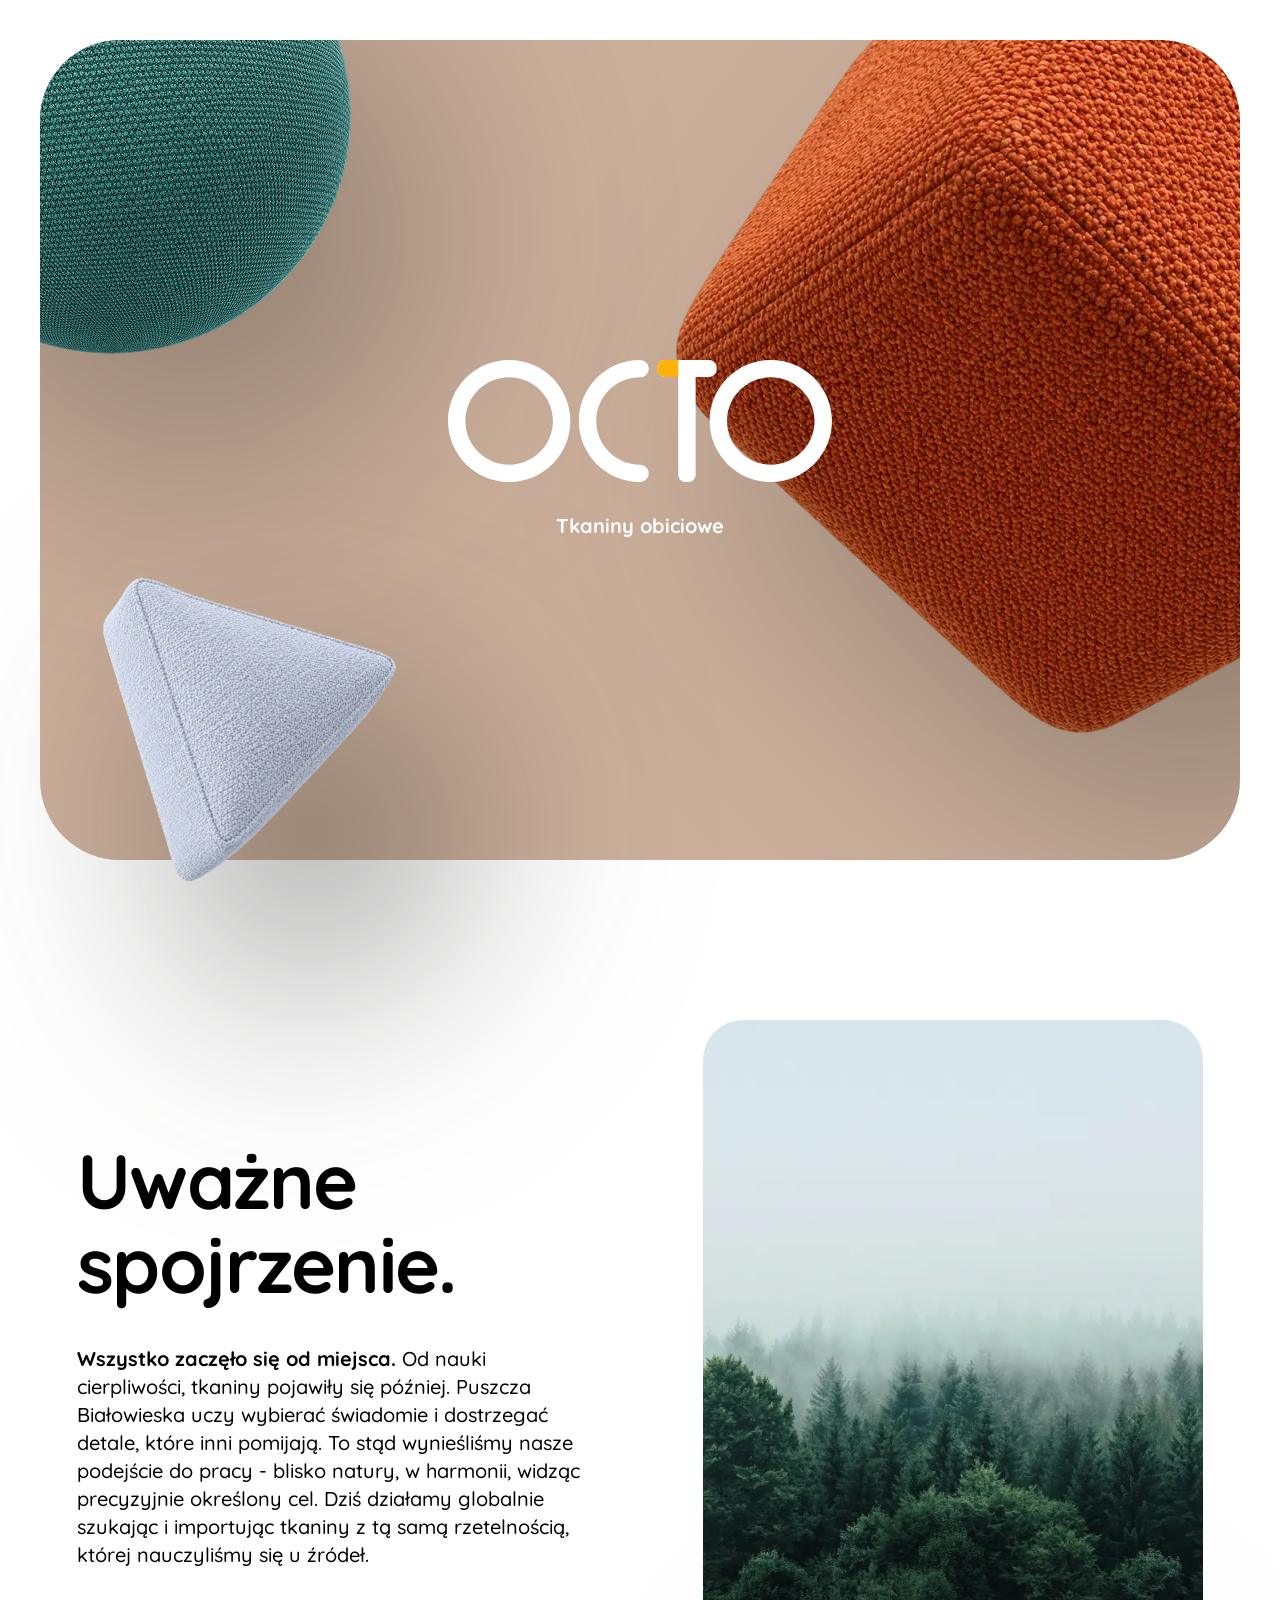
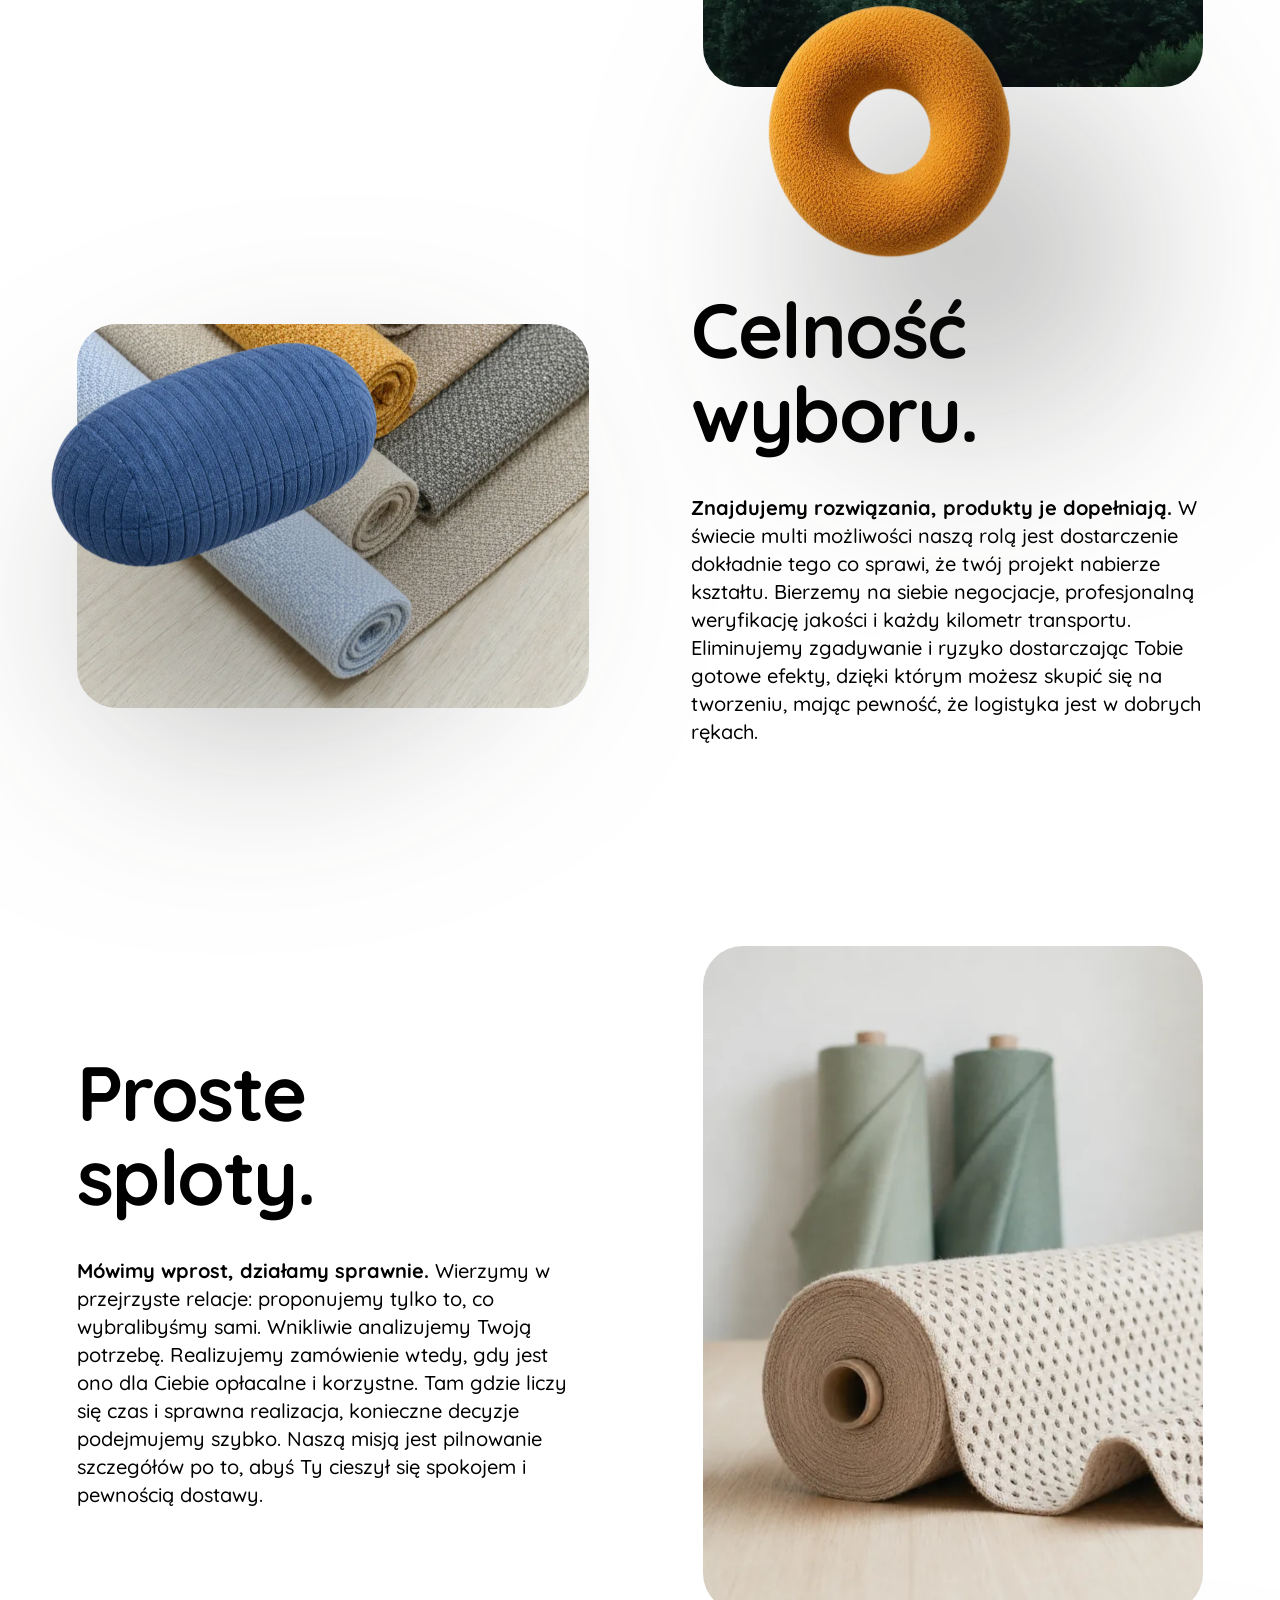
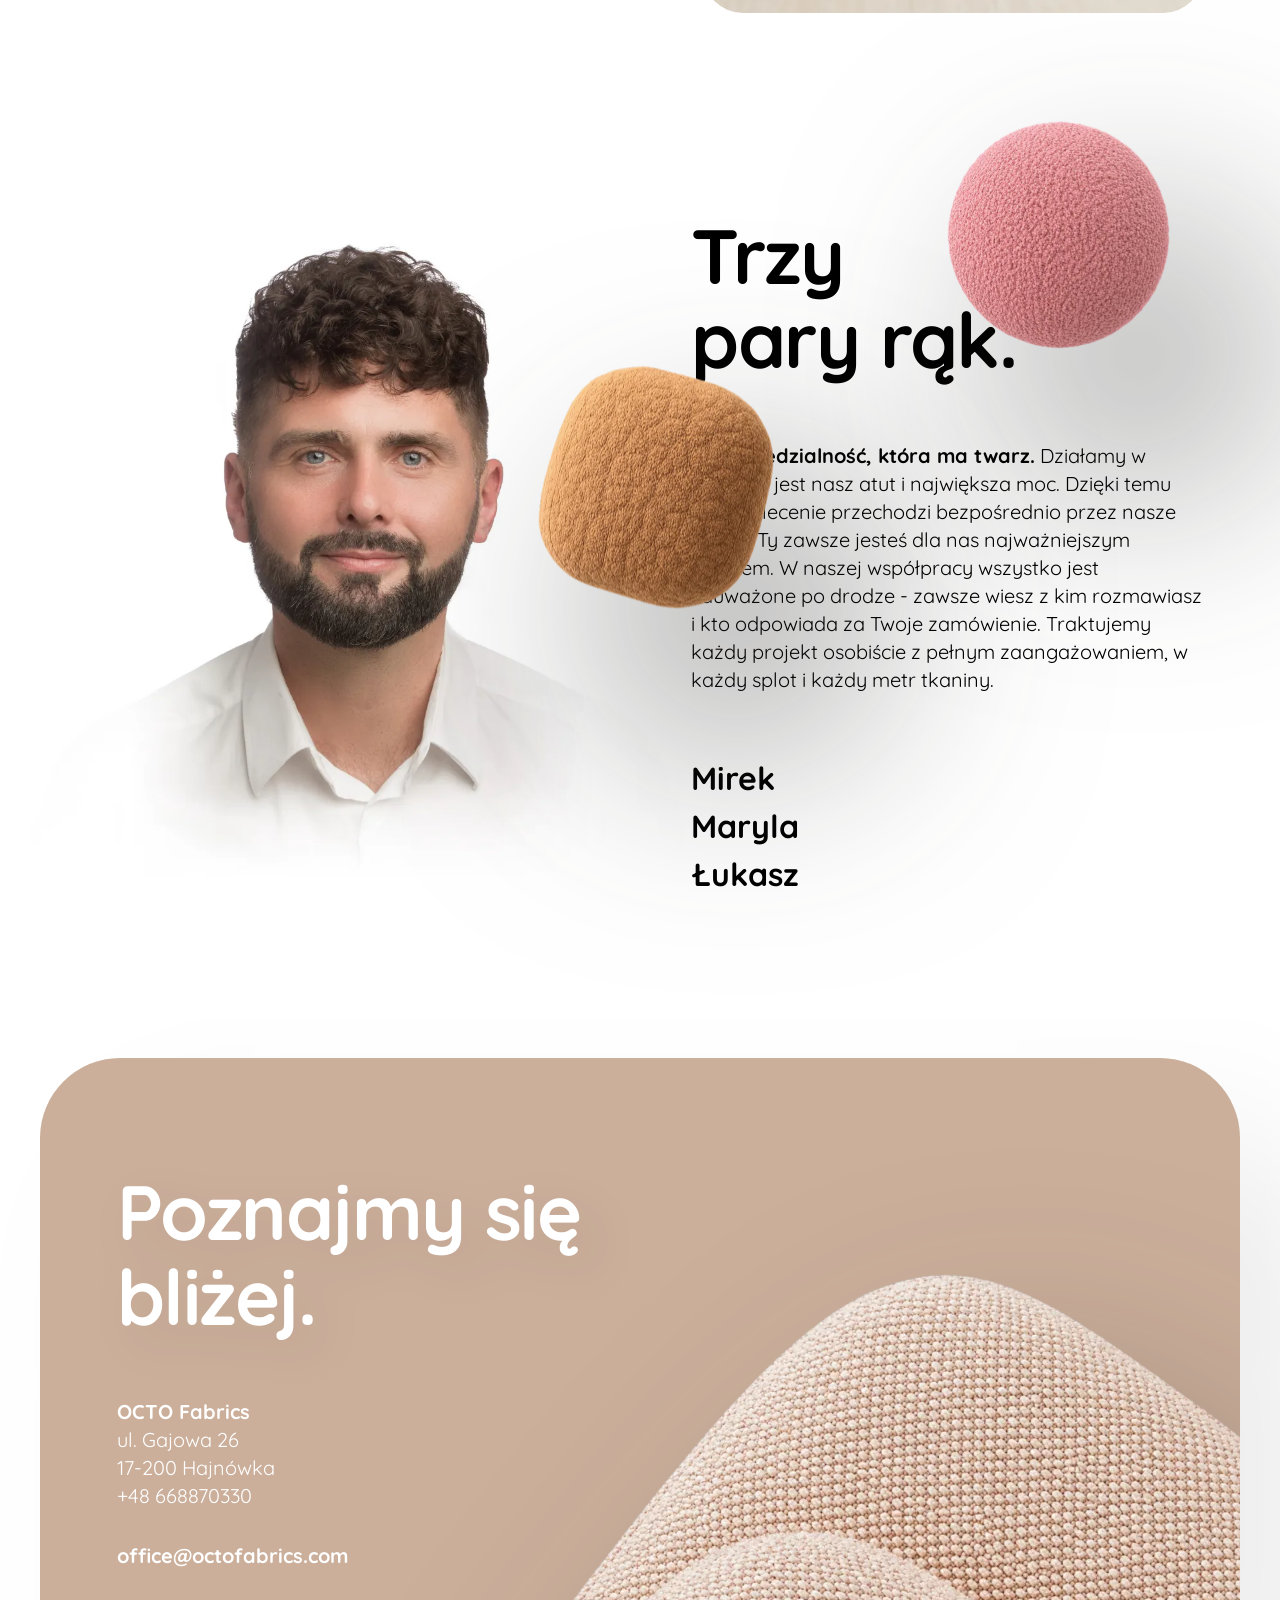
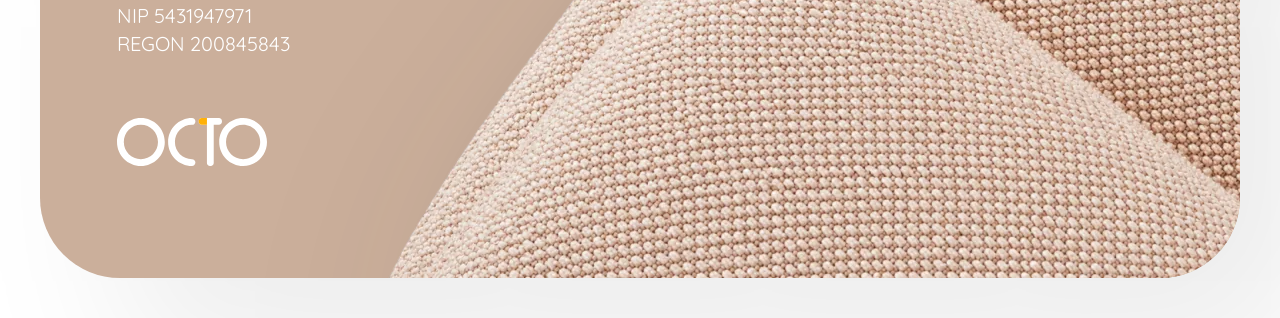
<file: index.html>
<!DOCTYPE html>
<html lang="pl" class="no-js">

<head>
  <meta charset="UTF-8">
  <meta name="viewport" content="width=device-width, initial-scale=1.0">
  <!-- no-js -> js (fallback: bez JS treść widoczna) -->
  <script>document.documentElement.className = document.documentElement.className.replace('no-js', 'js');</script>
  <meta name="theme-color" content="#CBAF9B">
  <title>OCTO Fabrics — Tkaniny obiciowe</title>
  <meta name="description"
    content="OCTO Fabrics to rzetelny dostawca tkanin obiciowych. Znajdujemy rozwiązania, nie tylko produkty. Dowiedz się więcej o naszej ofercie.">
  <link rel="canonical" href="https://octofabrics.com/">

  <!-- Favicon -->
  <link rel="icon" href="assets/logo.svg" type="image/svg+xml">

  <!-- Open Graph (podgląd przy udostępnianiu linku) -->
  <meta property="og:type" content="website">
  <meta property="og:title" content="OCTO Fabrics — Tkaniny obiciowe">
  <meta property="og:description"
    content="Rzetelny dostawca tkanin obiciowych. Znajdujemy rozwiązania, nie tylko produkty.">
  <meta property="og:url" content="https://octofabrics.com/">
  <meta property="og:image" content="https://octofabrics.com/assets/img-1.jpg">
  <meta property="og:image:width" content="600">
  <meta property="og:image:height" content="800">
  <meta property="og:image:alt" content="Tkanina obiciowa OCTO Fabrics">
  <meta property="og:locale" content="pl_PL">
  <meta property="og:site_name" content="OCTO Fabrics">
  <meta name="twitter:card" content="summary_large_image">

  <link rel="preconnect" href="https://fonts.googleapis.com">
  <link rel="preconnect" href="https://fonts.gstatic.com" crossorigin>
  <link href="https://fonts.googleapis.com/css2?family=Quicksand:wght@500;700&display=swap" rel="stylesheet">
  <link rel="stylesheet" href="styles.css">

  <!-- Dane strukturalne dla Google (firma lokalna) -->
  <script type="application/ld+json">
  {
    "@context": "https://schema.org",
    "@type": "LocalBusiness",
    "name": "OCTO Fabrics",
    "description": "Rzetelny dostawca tkanin obiciowych. Znajdujemy rozwiązania, nie tylko produkty.",
    "url": "https://octofabrics.com/",
    "logo": "https://octofabrics.com/assets/logo.svg",
    "image": "https://octofabrics.com/assets/img-1.jpg",
    "telephone": "+48668870330",
    "email": "office@octofabrics.com",
    "address": {
      "@type": "PostalAddress",
      "streetAddress": "ul. Gajowa 26",
      "postalCode": "17-200",
      "addressLocality": "Hajnówka",
      "addressCountry": "PL"
    },
    "taxID": "5431947971",
    "vatID": "PL5431947971"
  }
  </script>
</head>

<body>

  <!-- Floaties (parallax): data-anchor = sekcja; pozycje/skala/tempo -> góra styles.css -->
  <div class="floaties" aria-hidden="true">
    <img src="assets/deco-1-triangle.webp" alt="" width="442" height="458" class="floaty f-triangle" data-anchor="hero">
    <img src="assets/deco-2-donut.webp"    alt="" width="364" height="378" loading="lazy" class="floaty f-donut"  data-anchor="about">
    <img src="assets/deco-3-pillow.webp"   alt="" width="490" height="338" loading="lazy" class="floaty f-pillow" data-anchor="services">
    <img src="assets/deco-4-sphere.webp"   alt="" width="334" height="342" loading="lazy" class="floaty f-sphere" data-anchor="values">
    <img src="assets/deco-5-cube.webp"     alt="" width="354" height="364" loading="lazy" class="floaty f-cube"   data-anchor="contact">
  </div>

  <!-- Section 0: Hero -->
  <section class="section section-hero" id="hero">
    <div class="hero-card">
      <img src="assets/hero-deco-1.webp" alt="" width="486" height="486" class="hero-deco-1">
      <img src="assets/hero-deco-2.webp" alt="" width="950" height="950" class="hero-deco-2">
      <div class="hero-content">
        <h1 class="visually-hidden">OCTO Fabrics — tkaniny obiciowe</h1>
        <div class="hero-logo">
          <img src="assets/logo.svg" alt="OCTO" class="logo-main">
        </div>
        <p class="hero-subtitle">Tkaniny obiciowe</p>
      </div>
    </div>
  </section>

  <!-- Section 1: Uważne spojrzenie -->
  <section class="section" id="about">
    <div class="content-wrapper">
      <div class="text-block animate-on-scroll">
        <h2>Uważne<br>spojrzenie.</h2>
        <p><strong>Wszystko zaczęło się od miejsca.</strong> Od nauki cierpliwości, tkaniny pojawiły się później.
          Puszcza Białowieska uczy wybierać świadomie i dostrzegać detale, które inni pomijają. To stąd wynieśliśmy
          nasze podejście do pracy - blisko natury, w harmonii, widząc precyzyjnie określony cel. Dziś działamy
          globalnie szukając i importując tkaniny z tą samą rzetelnością, której nauczyliśmy się u źródeł.</p>
      </div>
      <img src="assets/img-1.webp" alt="Tkanina Octo" width="600" height="800" loading="lazy" class="image-placeholder image-portrait animate-on-scroll">
    </div>
  </section>

  <!-- Section 2: Celność wyboru -->
  <section class="section" id="services">
    <div class="content-wrapper content-reverse">
      <div class="text-block animate-on-scroll">
        <h2>Celność<br>wyboru.</h2>
        <p><strong>Znajdujemy rozwiązania, produkty je dopełniają.</strong> W świecie multi możliwości naszą rolą jest
          dostarczenie dokładnie tego co sprawi, że twój projekt nabierze kształtu. Bierzemy na siebie negocjacje,
          profesjonalną weryfikację jakości i każdy kilometr transportu. Eliminujemy zgadywanie i ryzyko dostarczając
          Tobie gotowe efekty, dzięki którym możesz skupić się na tworzeniu, mając pewność, że logistyka jest w dobrych
          rękach.</p>
      </div>
      <img src="assets/img-2.webp" alt="Proces wyboru" width="800" height="600" loading="lazy" class="image-placeholder image-landscape animate-on-scroll">
    </div>
  </section>

  <!-- Section 3: Proste sploty -->
  <section class="section" id="values">
    <div class="content-wrapper">
      <div class="text-block animate-on-scroll">
        <h2>Proste<br>sploty.</h2>
        <p><strong>Mówimy wprost, działamy sprawnie.</strong> Wierzymy w przejrzyste relacje: proponujemy tylko to, co
          wybralibyśmy sami. Wnikliwie analizujemy Twoją potrzebę. Realizujemy zamówienie wtedy, gdy jest ono dla Ciebie
          opłacalne i korzystne. Tam gdzie liczy się czas i sprawna realizacja, konieczne decyzje podejmujemy szybko.
          Naszą misją jest pilnowanie szczegółów po to, abyś Ty cieszył się spokojem i pewnością dostawy.</p>
      </div>
      <img src="assets/img-3.webp" alt="Detale splotu" width="600" height="800" loading="lazy" class="image-placeholder image-portrait animate-on-scroll">
    </div>
  </section>

  <!-- Section 4: Trzy pary rąk -->
  <section class="section section-team animate-on-scroll" id="team">
    <div class="team-bg-image">
      <img src="assets/mirek.webp" alt="Mirek" width="1120" height="1080" loading="lazy">
    </div>
    <div class="team-container animate-on-scroll">
      <div class="team-text-block">
        <h2 class="team-title">Trzy<br>pary rąk.</h2>
        <p><strong>Odpowiedzialność, która ma twarz.</strong> Działamy w trójkę to jest nasz atut i największa moc. Dzięki temu każde zlecenie przechodzi bezpośrednio przez nasze ręce, a Ty zawsze jesteś dla nas najważniejszym klientem. W naszej współpracy wszystko jest zauważone po drodze - zawsze wiesz z kim rozmawiasz i kto odpowiada za Twoje zamówienie. Traktujemy każdy projekt osobiście z pełnym zaangażowaniem, w każdy splot i każdy metr tkaniny.</p>
        <div class="team-list">
          <p><a href="mailto:m.jakoniuk@octofabrics.com">Mirek</a></p>
          <p><a href="mailto:m.trusiewicz@octofabrics.com">Maryla</a></p>
          <p><a href="mailto:l.bieruta@octofabrics.com">Łukasz</a></p>
        </div>
      </div>
    </div>
  </section>

  <!-- Section 5: Kontakt -->
  <section class="section section-footer" id="contact">
    <div class="hero-card">
      <img src="assets/contact-deco.webp" alt="" width="860" height="620" loading="lazy" class="contact-deco">
      <div class="footer-container animate-on-scroll">
        <div class="footer-container-inner">
          <h2 class="footer-title">Poznajmy się<br>bliżej.</h2>
          <div class="footer-content-grid">
            <div class="footer-info-group">
              <p><strong>OCTO Fabrics</strong></p>
              <p>ul. Gajowa 26</p>
              <p>17-200 Hajnówka</p>
              <p>+48 668870330</p>
            </div>
            <div class="footer-info-group">
              <p><strong><a href="mailto:office@octofabrics.com">office@octofabrics.com</a></strong></p>
            </div>
            <div class="footer-info-group">
              <p>NIP 5431947971</p>
              <p>REGON 200845843</p>
            </div>
          </div>
          <div class="footer-logo">
            <img src="assets/logo.svg" alt="OCTO" class="logo-footer">
          </div>
        </div>
      </div>
    </div>
  </section>

  <script src="script.js"></script>
</body>

</html>
</file>
<file: styles.css>
:root {
  --page-padding: clamp(40px, 6vw, 100px);
  --card-margin: 40px;
}

/* ============================================================================
   FLOATIES + DECO — KONFIGURACJA (edytuj tu; 3 breakpointy: desktop >1180,
   tablet ≤1180, telefon ≤800 — każdy ustawiany niezależnie).

   Floaties (parallax): *-x = lewa krawędź w % szer. okna (minus = za ekranem);
   *-y = pion w sekcji 0..1 (sekcja: data-anchor w HTML); *-speed = tempo
   (minus = „pod prąd"); --fl-scale = mnożnik rozmiaru + cienia.

   Deco: hd1 = góra-lewo, hd2 = góra-prawo, cd = dół-prawo; offsety w px
   (minus = wystaje za kartę); *-scale: 1 = wymiar z Figmy (486/950/860 px).
   ============================================================================ */

/* DESKTOP (>1180px) */
:root {
  /* floaties */
  --fl-scale: 1;
  --fl-triangle-x: 8%;   --fl-triangle-y: 0.70;  --fl-triangle-speed: 0.16;
  --fl-donut-x:    60%;  --fl-donut-y:    0.64;  --fl-donut-speed:   -0.12;
  --fl-pillow-x:   4%;   --fl-pillow-y:   0.70;  --fl-pillow-speed:   0.16;
  --fl-sphere-x:   74%;  --fl-sphere-y:   0.64;  --fl-sphere-speed:  -0.12;
  --fl-cube-x:     42%;  --fl-cube-y:    -0.04;  --fl-cube-speed:     0.16;
  /* deco */
  --hd1-scale: 1;   --hd1-top: -172px;  --hd1-left:  -172px;
  --hd2-scale: 1;   --hd2-top: -252px;  --hd2-right: -360px;
  --cd-scale:  1;   --cd-bottom: 0px;   --cd-right:  0px;
}

/* TABLET (≤1180px) */
@media (max-width: 1180px) {
  :root {
    /* floaties */
    --fl-scale: 1;
    --fl-triangle-x: 8%;   --fl-triangle-y: 0.80;  --fl-triangle-speed: 0.16;
    --fl-donut-x:    60%;  --fl-donut-y:    0.74;  --fl-donut-speed:   -0.12;
    --fl-pillow-x:   4%;   --fl-pillow-y:   0.82;  --fl-pillow-speed:   0.16;
    --fl-sphere-x:   74%;  --fl-sphere-y:   0.76;  --fl-sphere-speed:  -0.12;
    --fl-cube-x:     54%;  --fl-cube-y:    -0.04;  --fl-cube-speed:     0.16;
    /* deco */
    --hd1-scale: 0.67;  --hd1-top: -100px;  --hd1-left:  -100px;
    --hd2-scale: 0.67;  --hd2-top: -240px;  --hd2-right: -210px;
    --cd-scale:  0.67;  --cd-bottom: -15px; --cd-right:  -15px;
  }
}

/* TELEFON (≤800px) */
@media (max-width: 800px) {
  :root {
    /* floaties */
    --fl-scale: 1.5;
    --fl-triangle-x: 12%;   --fl-triangle-y: 0.80;  --fl-triangle-speed: 0.16;
    --fl-donut-x:    54%;   --fl-donut-y:    0.86;  --fl-donut-speed:   -0.12;
    --fl-pillow-x:   -12%;  --fl-pillow-y:   0.92;  --fl-pillow-speed:   0.16;
    --fl-sphere-x:   58%;   --fl-sphere-y:   0.92;  --fl-sphere-speed:  -0.12;
    --fl-cube-x:     -12%;  --fl-cube-y:     0.00;  --fl-cube-speed:     0.08;
    /* deco */
    --hd1-scale: 0.30;  --hd1-top: -50px;   --hd1-left:  -50px;
    --hd2-scale: 0.40;  --hd2-top: -120px;  --hd2-right: -220px;
    --cd-scale:  0.30;  --cd-bottom: -30px; --cd-right:  -30px;
  }
}

/* ===== RESET & BASE ===== */
*,
*::before,
*::after {
  margin: 0;
  padding: 0;
  box-sizing: border-box;
}

html {
  scroll-behavior: smooth;
  -webkit-font-smoothing: antialiased;
}

body {
  font-family: 'Quicksand', sans-serif;
  background-color: #ffffff;
  color: #000000;
  overflow-x: hidden;
  line-height: 1.5;
  position: relative; /* kotwica dla .floaties */
}

/* ===== TYPOGRAPHY ===== */
h2 {
  font-weight: 700;
  font-size: clamp(42px, 6vw, 96px);
  line-height: 1.1;
  letter-spacing: -0.02em;
  margin-bottom: 0.5em;
}

.text-block p {
  font-weight: 500;
  font-size: 20px;
  line-height: 28px;
}

.text-block p strong {
  font-weight: 700;
}

/* ===== SECTIONS ===== */
.section {
  width: 100vw;
  display: flex;
  align-items: center;
  justify-content: center;
  position: relative;
  overflow: hidden;
  padding: 100px 0;
}

.section-hero,
.section-footer {
  height: 100vh;
  height: 100dvh;
  padding: 0;
}

/* ===== HERO / FOOTER CARDS ===== */
.hero-card {
  width: calc(100% - (var(--card-margin) * 2));
  height: calc(100% - (var(--card-margin) * 2));
  margin: var(--card-margin);
  border-radius: 80px;
  background: #CBAF9B;
  display: flex;
  align-items: center;
  justify-content: center;
  position: relative;
  overflow: hidden;
}

.hero-content {
  display: flex;
  flex-direction: column;
  align-items: center;
  gap: 24px;
  text-align: center;
  z-index: 2;
}

.hero-logo {
  width: clamp(200px, 30vw, 400px);
  opacity: 0;
  animation: fadeIn 1.2s ease-out 0.3s forwards;
}

@keyframes fadeIn {
  from { opacity: 0; }
  to { opacity: 1; }
}

/* Dekoracje hero/stopki — pozycja i rozmiar z konfiguracji na górze pliku. */
.hero-deco-1 {
  position: absolute;
  top: var(--hd1-top);
  left: var(--hd1-left);
  width: calc(486px * var(--hd1-scale));
  height: auto;
  filter: drop-shadow(80px 120px 120px rgba(33, 32, 28, 0.32));
  z-index: 1;
  opacity: 0;
  transform: translate(-150px, -150px) scale(0.75);
  animation: flyIn 1.8s cubic-bezier(0.34, 1.56, 0.64, 1) 0.1s forwards;
}

.hero-deco-2 {
  position: absolute;
  top: var(--hd2-top);
  right: var(--hd2-right);
  width: calc(950px * var(--hd2-scale));
  height: auto;
  filter: drop-shadow(80px 120px 120px rgba(33, 32, 28, 0.32));
  z-index: 1;
  opacity: 0;
  transform: translate(150px, 150px) scale(0.75);
  animation: flyIn 2s cubic-bezier(0.34, 1.56, 0.64, 1) 0.2s forwards;
}

/* Wspólny cel animacji wejścia deco (start = transform elementu) */
@keyframes flyIn {
  to {
    opacity: 1;
    transform: translate(0, 0) scale(1);
  }
}

.contact-deco {
  position: absolute;
  bottom: var(--cd-bottom);
  right: var(--cd-right);
  width: calc(860px * var(--cd-scale));
  height: auto;
  filter: drop-shadow(80px 120px 120px rgba(33, 32, 28, 0.32));
  z-index: 1;
  opacity: 0;
  transform: translate(60px, 60px) scale(0.9);
  transition: all 1.8s cubic-bezier(0.34, 1.56, 0.64, 1) 0.4s;
}

.section-footer .hero-card.visible .contact-deco {
  opacity: 1;
  transform: translate(0, 0) scale(1);
}

.logo-main {
  width: 100%;
  height: auto;
}

.hero-subtitle {
  font-weight: 700;
  font-size: 20px;
  line-height: 28px;
  color: #ffffff;
  opacity: 0;
  animation: fadeIn 1.2s ease-out 0.6s forwards;
}


/* ===== CONTENT WRAPPER ===== */
/* Wspólny grid 2-kolumnowy wszystkich sekcji treści (content/team/footer) */
.content-wrapper,
.team-container,
.footer-container {
  display: grid;
  grid-template-columns: minmax(0, 550px) minmax(0, 550px);
  gap: clamp(40px, 8vw, 160px);
  justify-content: center;
  align-items: center;
  width: 100%;
  padding: 0 var(--page-padding);
}

/* Zdjęcia do zewnętrznych krawędzi — symetryczne marginesy wizualne */
.content-wrapper > .image-placeholder {
  justify-self: end;
}

.content-reverse > .image-placeholder {
  justify-self: start;
}

.content-reverse .text-block {
  grid-column: 2;
}

.content-reverse .image-placeholder {
  grid-column: 1;
  grid-row: 1;
}

.text-block {
  width: 100%;
}

/* ===== IMAGES ===== */
.image-placeholder {
  width: 100%;
  height: auto;
  border-radius: 40px;
  object-fit: cover;
  transition: transform 0.6s cubic-bezier(0.16, 1, 0.3, 1);
}

.image-placeholder:hover {
  transform: scale(1.02);
}

.image-portrait {
  max-width: 500px;
  aspect-ratio: 3 / 4;
}

#about {
  padding-top: 120px;
}

/* ===== TEAM SECTION ===== */
.section-team {
  background-color: #ffffff;
  justify-content: flex-end;
  position: relative;
  padding-bottom: 120px;
  min-height: 800px; /* miejsce na portret */
}

.team-bg-image {
  position: absolute;
  top: 0;
  left: 0;
  height: 100%;
  width: calc(50vw + 80px); /* od krawędzi do początku gapu grida */
  z-index: 1;
}

.team-bg-image img {
  width: 100%;
  height: 100%;
  object-fit: contain;
  object-position: right center;
  opacity: 0;
  transform: scale(1.1);
  transition: opacity 1.5s ease-out, transform 2s cubic-bezier(0.16, 1, 0.3, 1);
}

.section-team.visible .team-bg-image img {
  opacity: 1;
  transform: scale(1);
}

.team-container {
  position: relative;
  z-index: 2;
}

.team-text-block {
  grid-column: 2;
  width: 100%;
  text-align: left;
}

.team-title {
  font-size: clamp(48px, 6vw, 96px);
  line-height: 1.1;
  margin-bottom: 60px;
  color: #000000;
}

.team-text-block p {
  font-size: 20px;
  line-height: 28px;
  margin-bottom: 60px;
}

.team-list {
  display: flex;
  flex-direction: column;
}

.team-list p {
  font-weight: 700;
  font-size: 32px;
  line-height: 48px;
  margin-bottom: 0;
}

.team-list a {
  color: inherit;
  text-decoration: none;
  transition: opacity 0.3s ease;
}

.team-list a:hover {
  opacity: 0.7;
}



/* ===== FOOTER SPECIFIC ===== */
.section-footer .hero-card {
  display: flex;
  justify-content: center;
  align-items: center;
  box-shadow: 80px 80px 160px 0px rgba(0, 0, 0, 0.08);
}

.footer-container {
  text-align: left;
  position: relative;
  z-index: 2; /* treść nad contact-deco (z-index:1) */
}

.footer-container-inner {
  grid-column: 1;
}


.footer-title {
  font-size: clamp(48px, 6vw, 96px);
  line-height: 1.1;
  color: #ffffff;
  margin-bottom: 60px;
  filter: drop-shadow(16px 16px 24px rgba(0, 0, 0, 0.08));
}

.footer-content-grid {
  display: flex;
  flex-direction: column;
  gap: 32px;
  margin-bottom: 60px;
}

.footer-info-group p {
  font-size: 20px;
  line-height: 28px;
  color: #ffffff;
}

.footer-info-group a {
  color: inherit;
  text-decoration: none;
  transition: opacity 0.3s ease;
}

.footer-info-group a:hover {
  opacity: 0.7;
}

.footer-logo {
  width: 150px;
}

.logo-footer {
  width: 100%;
  height: auto;
  display: block;
}


/* ===== ANIMATIONS ===== */
.animate-on-scroll {
  opacity: 0;
  transform: translateY(20px);
  transition: all 0.7s ease-out;
}

.animate-on-scroll.visible {
  opacity: 1;
  transform: translateY(0);
}

.image-placeholder.animate-on-scroll {
  transform: translateY(30px) scale(0.95);
  transition: all 1s cubic-bezier(0.34, 1.56, 0.64, 1);
}

.image-placeholder.animate-on-scroll.visible {
  opacity: 1;
  transform: translateY(0) scale(1);
}

/* ===== FLOATIES — SILNIK (konfiguracja na górze pliku) =====
   Nakładka nad stroną (nie w .section — tamten overflow:hidden by ucinał).
   top liczy script.js (data-anchor + --y); parallax = translateY w pętli rAF (--speed). */
.floaties {
  position: absolute;
  top: 0;
  left: 0;
  width: 100%;
  height: 0; /* sama kotwica; dzieci wystają */
  pointer-events: none; /* nie blokuj kliknięć w treść */
  z-index: 20;
}

.floaty {
  position: absolute;
  height: auto;
  /* Cień z Figmy (120/180/180 @ klatka 1920) skalowany vw jak rozmiar */
  filter: drop-shadow(calc(6.25vw * var(--fl-scale)) calc(9.375vw * var(--fl-scale)) calc(9.375vw * var(--fl-scale)) rgba(33, 32, 28, 0.6));
  will-change: transform;
  pointer-events: none;
}

/* Rozmiar = szer. z Figmy / 1920 × 100vw × --fl-scale (proporcje stałe) */
.f-triangle { width: calc(23.02vw * var(--fl-scale)); left: var(--fl-triangle-x); --y: var(--fl-triangle-y); --speed: var(--fl-triangle-speed); } /* 442/1920 */
.f-donut    { width: calc(18.96vw * var(--fl-scale)); left: var(--fl-donut-x);    --y: var(--fl-donut-y);    --speed: var(--fl-donut-speed); }    /* 364/1920 */
.f-pillow   { width: calc(25.52vw * var(--fl-scale)); left: var(--fl-pillow-x);   --y: var(--fl-pillow-y);   --speed: var(--fl-pillow-speed); }   /* 490/1920 */
.f-sphere   { width: calc(17.40vw * var(--fl-scale)); left: var(--fl-sphere-x);   --y: var(--fl-sphere-y);   --speed: var(--fl-sphere-speed); }   /* 334/1920 */
.f-cube     { width: calc(18.44vw * var(--fl-scale)); left: var(--fl-cube-x);     --y: var(--fl-cube-y);     --speed: var(--fl-cube-speed); }     /* 354/1920 */

/* ===== RESPONSIVE ===== */

/* ≤1180px: WYŁĄCZNIE typografia (układ bez zmian aż do 800px) */
@media (max-width: 1180px) {
  h2 {
    font-size: clamp(32px, 10vw, 56px);
  }

  .team-title,
  .footer-title {
    font-size: clamp(36px, 10vw, 56px);
  }

  .text-block p,
  .team-text-block p,
  .footer-info-group p {
    font-size: 18px;
    line-height: 26px;
  }

  .team-list p {
    font-size: 26px;
    line-height: 38px;
  }
}

/* ≤800px: telefon — JEDYNY próg zmiany układu (1 kolumna).
   Rytm pionowy: każdy odstęp między blokami = 48px (24+24 padding sekcji;
   #about 32 + 16 marginesu karty hero = 48; gap content-wrapper = 48). */
@media (max-width: 800px) {
  :root {
    --page-padding: 20px;
    --card-margin: 16px;
  }

  .section {
    padding: 24px 0;
  }

  #about {
    padding-top: 32px;
  }

  .hero-card {
    border-radius: 40px;
  }

  .hero-logo {
    width: clamp(160px, 45vw, 280px);
  }

  .hero-subtitle {
    font-size: 18px;
  }

  .content-wrapper {
    grid-template-columns: 1fr;
    gap: 48px;
    text-align: center;
    justify-items: center;
  }

  .content-reverse .text-block,
  .content-reverse .image-placeholder {
    grid-column: auto;
    grid-row: auto;
  }

  .image-placeholder {
    width: 100%;
    max-width: 500px;
  }

  /* Team — portret jako karta nad tekstem */
  .section-team {
    display: flex;
    flex-direction: column;
    align-items: center;
    justify-content: flex-start;
    height: auto;
    min-height: auto;
    padding: 24px 0;
  }

  .team-bg-image {
    position: relative;
    width: 100%;
    height: auto;
    max-width: 500px;
    padding: 0 var(--page-padding);
    margin-bottom: 0;
    z-index: 2;
  }

  .team-bg-image img {
    width: 100%;
    height: auto;
    aspect-ratio: 3 / 4;
    object-fit: cover;
    object-position: center;
    border-radius: 40px;
  }

  .team-container {
    grid-template-columns: 1fr;
    gap: 0;
    padding: 0 var(--page-padding);
    justify-items: center;
  }

  .team-text-block {
    grid-column: auto;
    text-align: center;
    max-width: 600px;
  }

  .team-title {
    margin-bottom: 30px;
  }

  /* tylko akapit opisowy, NIE imiona w .team-list */
  .team-text-block > p {
    margin-bottom: 30px;
  }

  .team-list {
    align-items: center;
  }

  /* Footer — kompaktowo, żeby logo mieściło się nad contact-deco */
  .section-footer .hero-card {
    padding: 44px 20px;
  }

  .footer-container {
    grid-template-columns: 1fr;
    gap: 60px;
    text-align: center;
    justify-items: center;
    padding: 0;
  }

  .footer-container-inner {
    grid-column: auto;
    max-width: 550px;
    display: flex;
    flex-direction: column;
    align-items: center;
  }

  .footer-info-group {
    text-align: center;
  }

  .footer-title {
    margin-bottom: 28px;
  }

  .footer-content-grid {
    gap: 20px;
    margin-bottom: 28px;
  }

  .footer-logo {
    margin: 28px auto 0 auto;
  }
}

/* ===== A11Y / FALLBACKI ===== */

/* Ukryty wizualnie, czytany przez SEO/czytniki */
.visually-hidden {
  position: absolute;
  width: 1px;
  height: 1px;
  padding: 0;
  margin: -1px;
  overflow: hidden;
  clip: rect(0, 0, 0, 0);
  white-space: nowrap;
  border: 0;
}

/* Bez JS: treść widoczna, floaties ukryte (top liczy skrypt) */
.no-js .animate-on-scroll {
  opacity: 1;
  transform: none;
}

.no-js .contact-deco {
  opacity: 1;
  transform: translate(0, 0) scale(1);
}

.no-js .floaties {
  display: none;
}

/* prefers-reduced-motion: bez animacji, treść widoczna */
@media (prefers-reduced-motion: reduce) {
  *,
  *::before,
  *::after {
    animation-duration: 0.01ms !important;
    animation-iteration-count: 1 !important;
    transition-duration: 0.01ms !important;
    scroll-behavior: auto !important;
  }

  .animate-on-scroll,
  .hero-logo,
  .hero-subtitle,
  .hero-deco-1,
  .hero-deco-2,
  .contact-deco,
  .floaty,
  .section-team .team-bg-image img {
    opacity: 1 !important;
    transform: none !important;
  }
}
</file>
